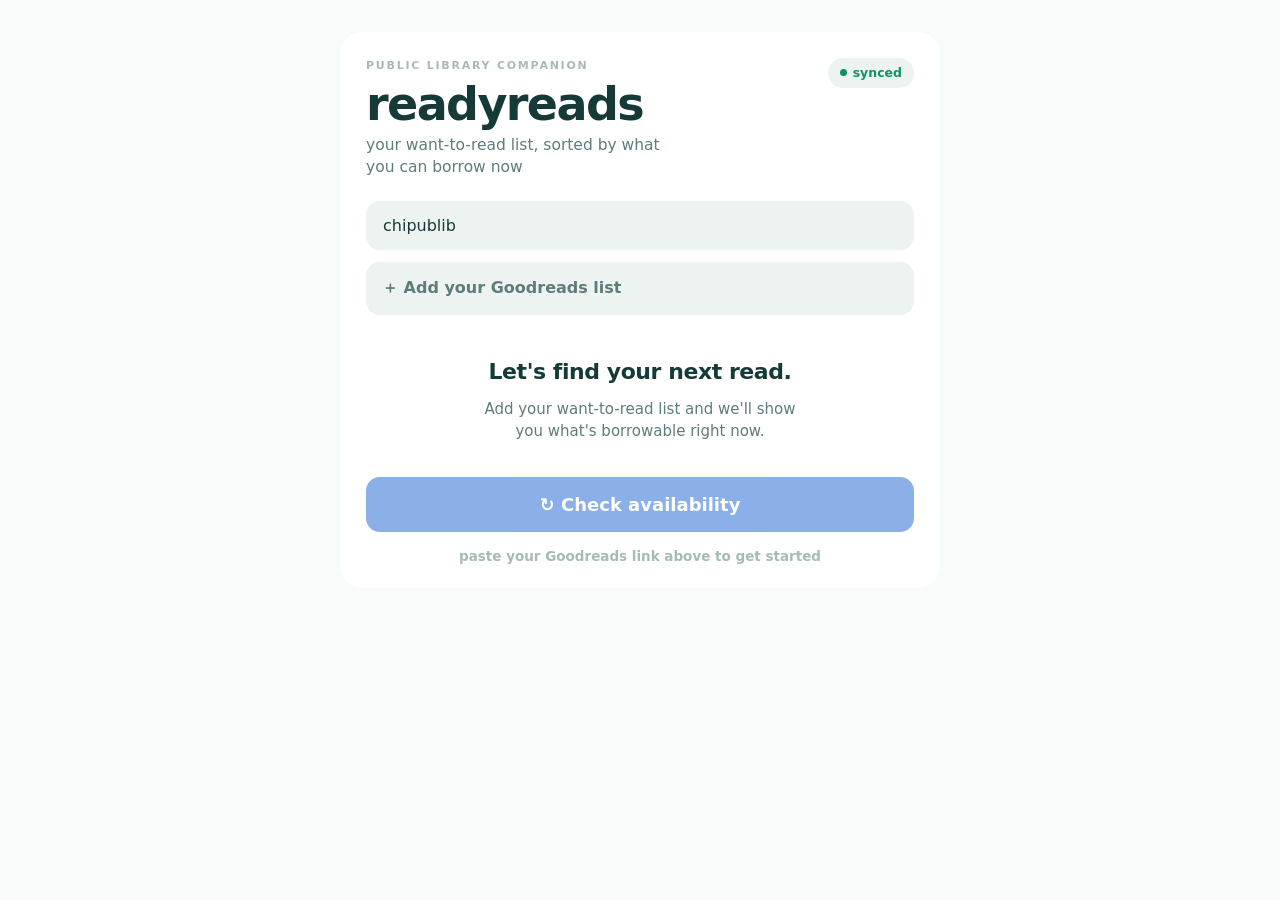
<file: docs/index.html>
<!DOCTYPE html>
<html lang="en">
<head>
<meta charset="utf-8">
<meta name="viewport" content="width=device-width, initial-scale=1">
<meta http-equiv="Content-Security-Policy" content="default-src 'none'; script-src 'self'; style-src 'self' 'unsafe-inline' https://fonts.googleapis.com; font-src https://fonts.gstatic.com; img-src 'self' data:; connect-src https:; manifest-src 'self'; worker-src 'self'; base-uri 'none'; form-action 'none'">
<meta name="referrer" content="no-referrer">
<title>readyreads · your next read</title>
<meta name="theme-color" content="#F7FBFA">
<link rel="manifest" href="./manifest.webmanifest">
<link rel="icon" href="./icon.svg">
<link rel="apple-touch-icon" href="./icon.svg">
<link rel="preconnect" href="https://fonts.googleapis.com">
<link rel="preconnect" href="https://fonts.gstatic.com" crossorigin>
<link href="https://fonts.googleapis.com/css2?family=Figtree:wght@400;500;600;700;800&display=swap" rel="stylesheet">
<link rel="stylesheet" href="./styles.css">
</head>
<body>
<div id="app" class="app"></div>

<!-- Hidden native inputs the import affordance drives. Kept out of layout flow. -->
<input id="csv" class="visually-hidden" type="file" accept=".csv,text/csv" tabindex="-1" aria-hidden="true">

<script type="module" src="./js/app.js"></script>
</body>
</html>
</file>
<file: docs/styles.css>
/* readyreads — Direction D "Friendly & Plain".
   Single family (Figtree). Two accents only: green = available, blue = action.
   Rhythm is whitespace ONLY — no dividers, borders, hairlines, cards-between-rows,
   or shadows on content. */

:root{
  --bg:#F7FBFA;
  --fill:#ECF3F1;
  --ink:#163A38;
  --soft:#5E7C7B;
  --faint:#A6BAB8;
  --green:#0F9460;
  --blue:#2D6FD6;
  --sans:"Figtree", system-ui, sans-serif;
}

*{box-sizing:border-box;margin:0;padding:0}
html{-webkit-font-smoothing:antialiased;text-rendering:optimizeLegibility}
body{
  font-family:var(--sans);
  background:var(--bg);
  color:var(--ink);
  line-height:1.4;
  min-height:100vh;
}

.visually-hidden{
  position:absolute !important;
  width:1px;height:1px;
  padding:0;margin:-1px;
  overflow:hidden;clip:rect(0 0 0 0);clip-path:inset(50%);
  white-space:nowrap;border:0;
}

/* ---- shell ------------------------------------------------------------- */

.app{
  padding:16px 24px 40px;
}

/* ---- masthead ---------------------------------------------------------- */

.masthead{
  display:flex;
  justify-content:space-between;
  align-items:flex-start;
  gap:16px;
  position:relative;
}
.eyebrow{
  font-size:12px;font-weight:700;letter-spacing:.16em;
  text-transform:uppercase;color:var(--faint);
}
.wordmark{
  font-size:58px;font-weight:800;letter-spacing:-.04em;line-height:.95;
  color:var(--ink);margin:10px 0;
}
.tagline{
  font-size:18px;font-weight:500;color:var(--soft);line-height:1.4;
  max-width:30ch;
}
.synced{
  display:none; /* mobile drops the synced pill */
  align-items:center;gap:6px;white-space:nowrap;flex:none;
  font-size:12.5px;font-weight:600;color:var(--green);
  background:var(--fill);padding:6px 12px;border-radius:999px;
}
.synced .dot{width:7px;height:7px;border-radius:50%;background:var(--green);display:inline-block}

/* ---- inputs / buttons -------------------------------------------------- */

.field{
  font-family:var(--sans);font-size:16px;font-weight:500;
  padding:15px 17px;border-radius:14px;border:none;
  background:var(--fill);color:var(--ink);width:100%;
}
.field::placeholder{color:var(--faint)}
.field:focus{outline:2px solid var(--blue);outline-offset:1px}

.btn-import{
  width:100%;font-family:var(--sans);font-size:16px;font-weight:600;
  padding:16px;border-radius:14px;border:none;
  background:var(--fill);color:var(--soft);cursor:pointer;text-align:left;
}

.btn-primary{
  width:100%;font-family:var(--sans);font-size:18px;font-weight:700;
  padding:17px;border-radius:14px;border:none;
  background:var(--blue);color:#fff;cursor:pointer;margin-top:30px;
}
.btn-primary:disabled{opacity:.55;cursor:default}

.btn-refresh{
  flex-shrink:0;font-family:var(--sans);font-size:16px;font-weight:700;
  padding:0 22px;border-radius:13px;border:none;
  background:var(--blue);color:#fff;cursor:pointer;
  display:flex;align-items:center;gap:8px;
}
.btn-refresh .glyph{display:inline-block}

/* ---- empty state ------------------------------------------------------- */

.empty-controls{
  margin-top:24px;display:flex;flex-direction:column;gap:12px;
}
.empty-prompt{
  margin-top:34px;text-align:center;padding:8px 0 4px;
}
.empty-prompt .h{
  font-size:26px;font-weight:800;letter-spacing:-.02em;margin-bottom:10px;color:var(--ink);
}
.empty-prompt .sub{
  font-size:17px;font-weight:500;color:var(--soft);line-height:1.5;
  max-width:320px;margin:0 auto;
}
.hint{
  text-align:center;margin-top:14px;
  font-size:13.5px;font-weight:600;color:var(--faint);line-height:1.5;
}

/* import drawer (revealed by the affordance) */
.import-panel{
  margin-top:12px;display:flex;flex-direction:column;gap:10px;
}
.import-panel .panel-label{
  font-size:13.5px;font-weight:600;color:var(--soft);
}
.import-row{display:flex;gap:10px}
.import-row .field{flex:1;min-width:0}
.btn-load{
  flex-shrink:0;font-family:var(--sans);font-size:15px;font-weight:700;
  padding:0 18px;border-radius:13px;border:none;background:var(--blue);color:#fff;cursor:pointer;
}
.btn-load:disabled{opacity:.6;cursor:default}
.btn-load.btn-secondary{background:transparent;color:var(--blue);box-shadow:inset 0 0 0 2px var(--blue)}
.import-panel .note{font-size:13.5px;font-weight:500;color:var(--faint);line-height:1.5;max-width:46ch}
.import-error{
  font-size:13.5px;font-weight:600;line-height:1.5;color:#b3261e;max-width:48ch;
}

/* ---- compact controls (loading + populated) --------------------------- */

.controls{
  display:flex;gap:10px;margin-top:22px;align-items:stretch;
}
.controls .field{flex:1;min-width:0;padding:13px 16px;border-radius:13px;font-size:16px}

/* ---- settings disclosure ---------------------------------------------- */

.settings{margin-top:14px}
.settings summary{
  list-style:none;cursor:pointer;
  font-size:14px;font-weight:600;color:var(--faint);
  display:inline-flex;align-items:center;gap:6px;
}
.settings summary::-webkit-details-marker{display:none}
.settings summary::before{content:"▸";display:inline-block;transition:transform .2s}
.settings[open] summary::before{transform:rotate(90deg)}
.settings .field{margin-top:12px;font-size:15px;padding:13px 16px;border-radius:13px}
.settings .note{margin-top:8px;font-size:13.5px;font-weight:500;color:var(--faint);line-height:1.5;max-width:46ch}

/* ---- status / progress (loading) -------------------------------------- */

.status-block{margin-top:24px}
.status-row{
  display:flex;justify-content:space-between;align-items:center;gap:12px;
}
.status-left{
  font-size:17px;font-weight:600;color:var(--ink);
  display:flex;align-items:center;gap:10px;
}
.status-found{font-size:16px;font-weight:700;color:var(--green);white-space:nowrap}
.spinner{
  display:inline-block;width:16px;height:16px;flex:none;
  border:2.5px solid var(--fill);border-top-color:var(--blue);
  border-radius:50%;animation:rr-spin .7s linear infinite;
}
.progress{
  height:7px;background:var(--fill);border-radius:99px;
  margin-top:14px;overflow:hidden;
}
.progress > span{
  display:block;height:100%;background:var(--blue);border-radius:99px;
  transition:width .2s;
}

/* ---- summary (populated) ---------------------------------------------- */

.summary{
  display:flex;justify-content:space-between;align-items:center;gap:12px;margin-top:22px;
}
.summary .text{white-space:nowrap;font-size:19px;font-weight:700}
.summary .avail{color:var(--green)}
.summary .rest{color:var(--faint);font-weight:500}

/* ---- groups ------------------------------------------------------------ */

.group{margin-top:36px}
.group-head{display:flex;align-items:center;gap:11px}
.group-head h2{
  font-size:30px;font-weight:800;letter-spacing:-.02em;color:var(--ink);
  margin:0;white-space:nowrap;line-height:1.2;
}
.count-pill{
  font-size:15px;font-weight:700;color:var(--soft);
  background:var(--fill);padding:3px 11px;border-radius:999px;
}
.group-rows{margin-top:4px}

/* ---- book row ---------------------------------------------------------- */

.row{
  display:flex;justify-content:space-between;align-items:center;gap:18px;
  padding:17px 0;position:relative;
}
.row-main{flex:1;min-width:0}
.title{
  font-size:23px;font-weight:700;color:var(--ink);
  line-height:1.22;letter-spacing:-.01em;text-decoration:none;display:block;
}
a.title:hover{text-decoration:underline;text-underline-offset:3px;text-decoration-thickness:2px}
.title.nolink{cursor:default}
.byline{font-size:16px;font-weight:500;color:var(--soft);margin-top:4px}
.avail-row{display:flex;gap:18px;margin-top:12px;flex-wrap:wrap}
.avail{font-size:15px;white-space:nowrap}
.avail.now{font-weight:700;color:var(--green)}
.avail.wait{font-weight:500;color:var(--faint)}

.rating{
  display:flex;flex-direction:column;align-items:center;flex-shrink:0;line-height:1;
}
.rating .num{font-size:34px;font-weight:800;color:var(--ink);letter-spacing:-.02em}
.rating .none{font-size:34px;font-weight:800;color:var(--faint);letter-spacing:-.02em}

/* per-row re-check: subtle, revealed on hover */
.row-refresh{
  position:absolute;top:8px;right:0;
  font-family:var(--sans);font-size:16px;line-height:1;
  background:none;border:none;color:var(--faint);cursor:pointer;
  padding:4px;border-radius:50%;opacity:0;transition:opacity .15s,color .2s;
}
.row:hover .row-refresh{opacity:1}
.row-refresh:hover{color:var(--blue)}
.row-refresh.spin{opacity:1;color:var(--blue);animation:rr-spin .7s linear infinite}

/* ---- skeleton row ------------------------------------------------------ */

.skeleton{
  display:flex;justify-content:space-between;align-items:center;gap:18px;
  padding:17px 0;opacity:.7;
}
.skeleton .sk-main{flex:1}
.sk-bar{background:var(--fill);border-radius:6px}
.sk-title{height:17px}
.sk-byline{height:13px;width:38%;margin-top:11px}
.skeleton .sk-label{font-size:14px;font-weight:600;color:var(--faint)}

/* ---- failed details ---------------------------------------------------- */

.failed{margin-top:32px;font-size:15px;font-weight:500;color:var(--soft)}
.failed summary{cursor:pointer;font-weight:700;list-style:none}
.failed summary::-webkit-details-marker{display:none}
.failed summary::before{content:"▸";display:inline-block;margin-right:8px;transition:transform .2s;color:var(--soft)}
.failed[open] summary::before{transform:rotate(90deg)}
.failed .failed-list{margin-top:12px}
.failed .failed-item{padding:6px 0}
.failed .failed-item a{color:var(--soft);text-decoration:none}
.failed .failed-item a:hover{text-decoration:underline;text-underline-offset:3px}

/* ---- footer ------------------------------------------------------------ */

.foot{
  text-align:center;margin-top:34px;
  font-size:13.5px;font-weight:500;color:var(--faint);line-height:1.5;
}

@keyframes rr-spin{to{transform:rotate(360deg)}}

/* ---- wide viewports ---------------------------------------------------- */

@media (min-width:720px){
  .app{
    max-width:600px;margin:0 auto;padding:32px 0 48px;
  }
  /* masthead + controls wrapped in a soft white card with a synced pill */
  .masthead-card{
    background:#fff;border-radius:22px;padding:26px 26px 22px;
  }
  .synced{display:flex}

  .wordmark{font-size:46px;letter-spacing:-.035em;line-height:1;margin:8px 0}
  .tagline{font-size:15.5px}
  .eyebrow{font-size:11px}

  .empty-controls{margin-top:22px}
  .controls{margin-top:22px}

  .empty-prompt .h{font-size:22px}
  .empty-prompt .sub{font-size:15px}

  .summary .text{font-size:17px}
  .group{margin-top:34px}
  .row{padding:15px 0}
  .group-head h2{font-size:23px}
  .title{font-size:19px}
  .byline{font-size:14px}
  .avail{font-size:13.5px}
  .rating .num,.rating .none{font-size:29px}
  .count-pill{font-size:13px}

  /* the result body sits flush under the card */
  .body{padding:0 6px}
}
</file>
